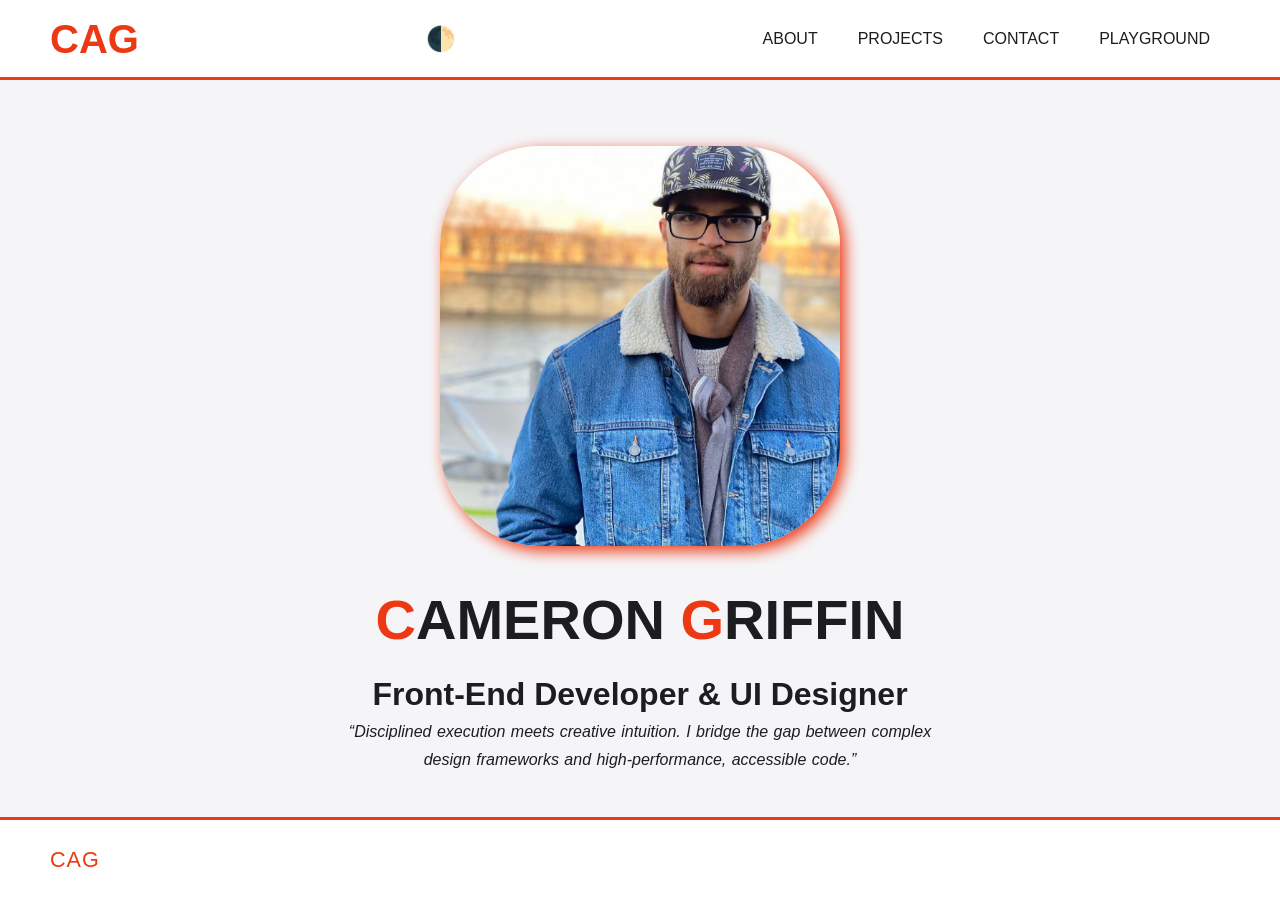
<file: index.html>
<!DOCTYPE html>
<html lang="en">
<head>
    <meta charset="UTF-8">
    <meta name="viewport" content="width=device-width, initial-scale=1.0">
    <title>CAG Portfolio</title>

    <link rel="stylesheet" href="./style.css">
</head>
<body>

    <header>
        <nav class="navbar" aria-label="Main Navigation">
            <h2 class="nav-logo"><a href="index.html">CAG</a></h2>

            <div class="nav-controls">
                <button id="theme-toggle" class="theme-toggle-btn" aria-label="Toggle light and dark mode">🌓</button>
                <button class="hamburger-btn" aria-label="Toggle navigation" aria-expanded="false">
                    <span class="line"></span>
                    <span class="line"></span>  
                    <span class="line"></span> 
                </button>
            </div>

            <ul class="nav-links">
                <li><a href="./pages/about.html">ABOUT</a></li>
                <li><a href="./pages/projects.html">PROJECTS</a></li>
                <li><a href="./pages/contact.html">CONTACT</a></li>
                <li><a href="./pages/playground.html">PLAYGROUND</a></li>
            </ul>
        </nav>
    </header>

    <main>
        <!-- Added descriptive alternative text for accessibility -->
        <img src="./assets/6B7B959B-DE73-4C79-BD01-632C23A8C4EE.PNG" alt="Cameron Griffin portrait" class="profile-img">
        <h1><span>C</span>AMERON <span>G</span>RIFFIN</h1>
        <h2 class="job">Front-End Developer & UI Designer</h2>
        <p style="text-align: center; max-width: 600px; margin: 1rem auto var(--accent-color);">
            <em>“Disciplined execution meets creative intuition. I bridge the gap between complex design frameworks and high-performance, accessible code.”</em>
        </p>
    </main>

    <footer>
        <div class="footer-logo"><a href="index.html">CAG</a></div>
    </footer>

    <script src="./script.js"></script>
</body>
</html>
</file>
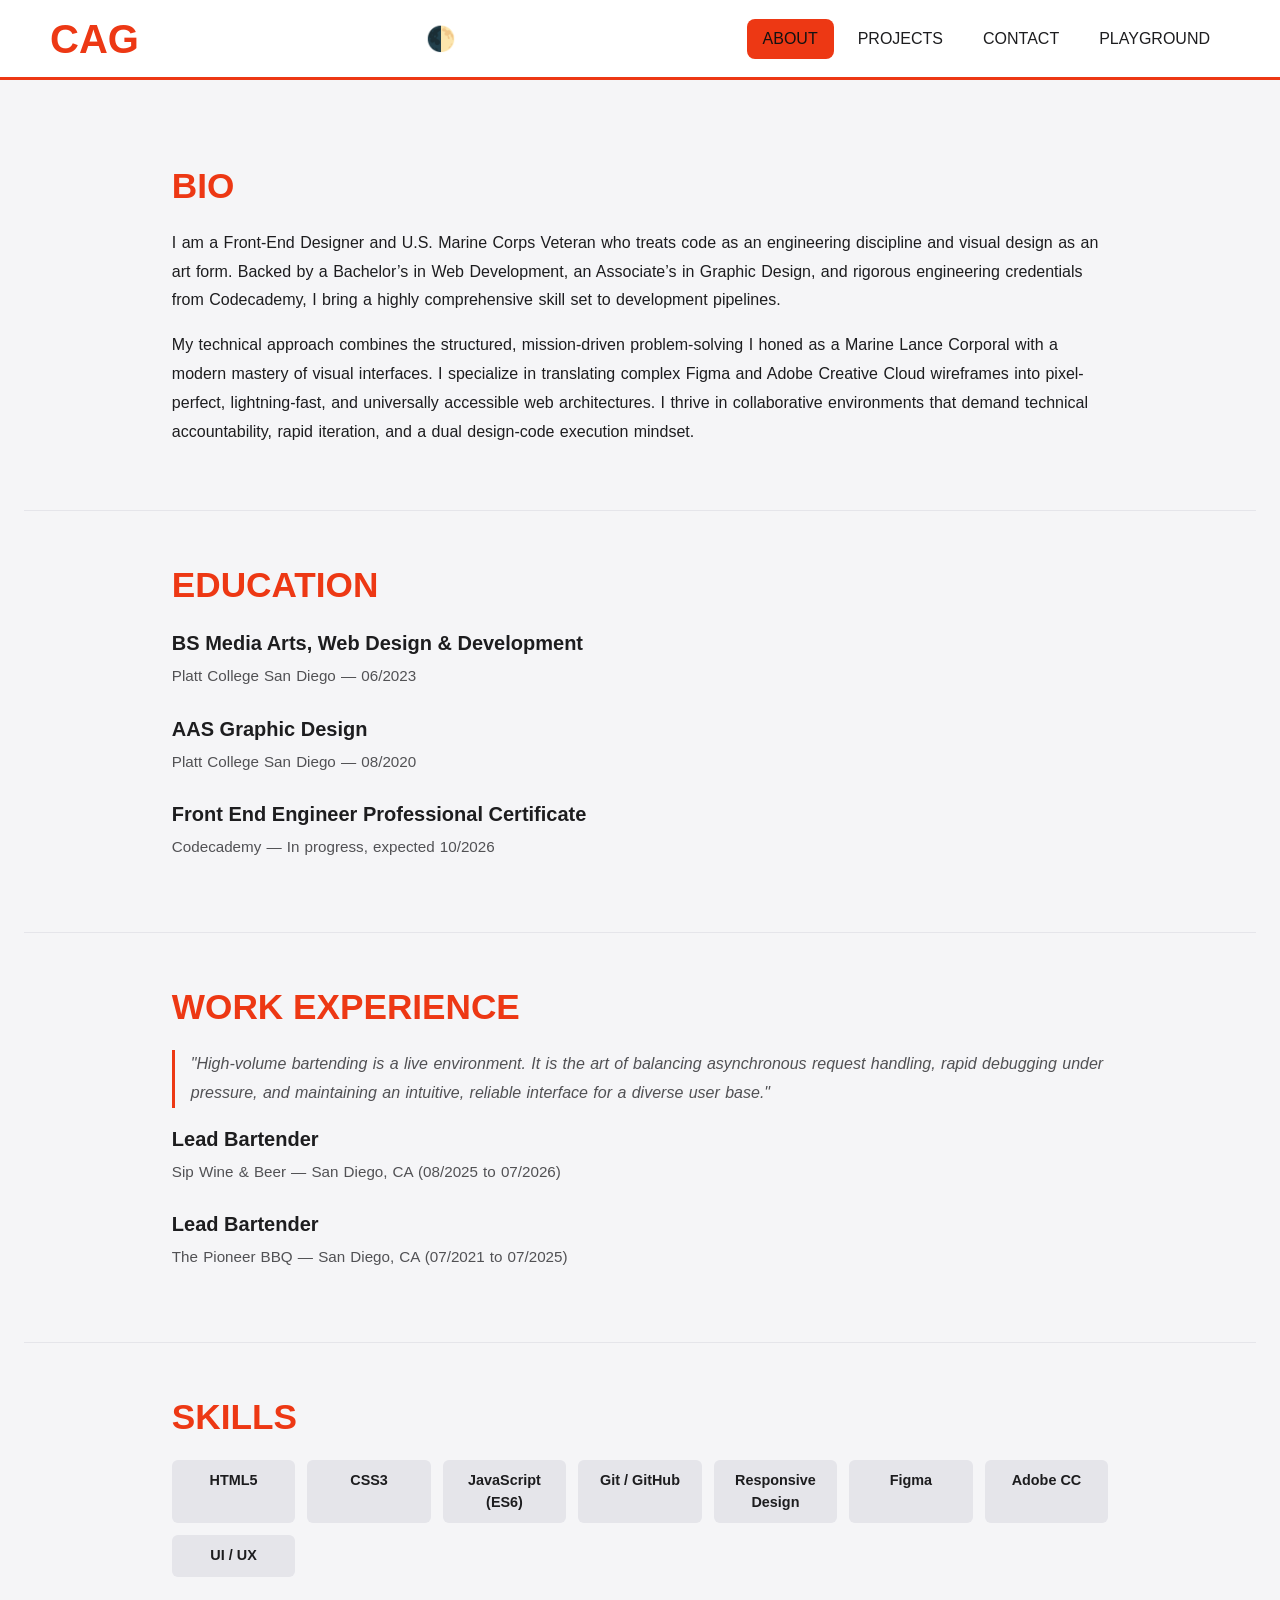
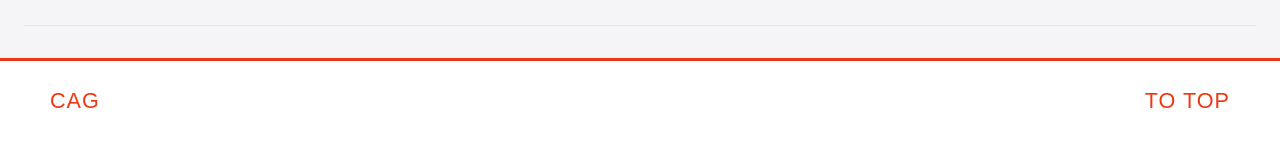
<file: pages/about.html>
<!DOCTYPE html>
<html lang="en">
<head>
    <meta charset="UTF-8">
    <meta name="viewport" content="width=device-width, initial-scale=1.0">
    <title>CAG Portfolio / About</title>
    
    <link rel="stylesheet" href="../style.css">
</head>
<body class="about">

    <header>
        <nav class="navbar" aria-label="Main Navigation">
            <h2 class="nav-logo"><a href="../index.html">CAG</a></h2>

            <div class="nav-controls">
                <button id="theme-toggle" class="theme-toggle-btn" aria-label="Toggle light and dark mode">🌓</button>
                <button class="hamburger-btn" aria-label="Toggle navigation" aria-expanded="false">
                    <span class="line"></span>
                    <span class="line"></span>  
                    <span class="line"></span> 
                </button>
            </div>

            <ul class="nav-links">
                <li><a class="active" href="about.html">ABOUT</a></li>
                <li><a href="projects.html">PROJECTS</a></li>
                <li><a href="contact.html">CONTACT</a></li>
                <li><a href="playground.html">PLAYGROUND</a></li>
            </ul>
        </nav>
    </header>

    <main class="about">
        <section class="bio">
            <h2>BIO</h2>
            <p>I am a Front-End Designer and U.S. Marine Corps Veteran who treats code as an engineering discipline and visual design as an art form. Backed by a Bachelor’s in Web Development, an Associate’s in Graphic Design, and rigorous engineering credentials from Codecademy, I bring a highly comprehensive skill set to development pipelines.</p>
            <p>My technical approach combines the structured, mission-driven problem-solving I honed as a Marine Lance Corporal with a modern mastery of visual interfaces. I specialize in translating complex Figma and Adobe Creative Cloud wireframes into pixel-perfect, lightning-fast, and universally accessible web architectures. I thrive in collaborative environments that demand technical accountability, rapid iteration, and a dual design-code execution mindset.</p>
        </section>
        
        <section class="education">
            <h2>EDUCATION</h2>
            
            <div class="edu-item">
                <h3>BS Media Arts, Web Design & Development</h3>
                <p class="meta-details">Platt College San Diego — 06/2023</p>
            </div>

            <div class="edu-item">
                <h3>AAS Graphic Design</h3>
                <p class="meta-details">Platt College San Diego — 08/2020</p>
            </div>

            <div class="edu-item">
                <h3>Front End Engineer Professional Certificate</h3>
                <p class="meta-details">Codecademy — In progress, expected 10/2026</p>
            </div>
        </section>

        <section class="work">
            <h2>WORK EXPERIENCE</h2>
            <p class="quote">"High-volume bartending is a live environment. It is the art of balancing asynchronous request handling, rapid debugging under pressure, and maintaining an intuitive, reliable interface for a diverse user base."</p>
            
            <div class="job-item">
                <h3>Lead Bartender</h3>
                <p class="meta-details">Sip Wine & Beer — San Diego, CA (08/2025 to 07/2026)</p>
            </div>

            <div class="job-item">
                <h3>Lead Bartender</h3>
                <p class="meta-details">The Pioneer BBQ — San Diego, CA (07/2021 to 07/2025)</p>
            </div>
        </section>

        <section class="skills">
            <h2>SKILLS</h2>
            <ul class="skills-list">
                <li>HTML5</li>
                <li>CSS3</li>
                <li>JavaScript (ES6)</li>
                <li>Git / GitHub</li>
                <li>Responsive Design</li>
                <li>Figma</li>
                <li>Adobe CC</li>
                <li>UI / UX</li>
            </ul>
        </section>
    </main>

    <footer>
        <div class="footer-logo"><a href="../index.html">CAG</a></div>
        <div class="footer-nav"><a href="about.html">TO TOP</a></div>
    </footer>

    <script src="../script.js"></script>
</body>
</html>
</file>
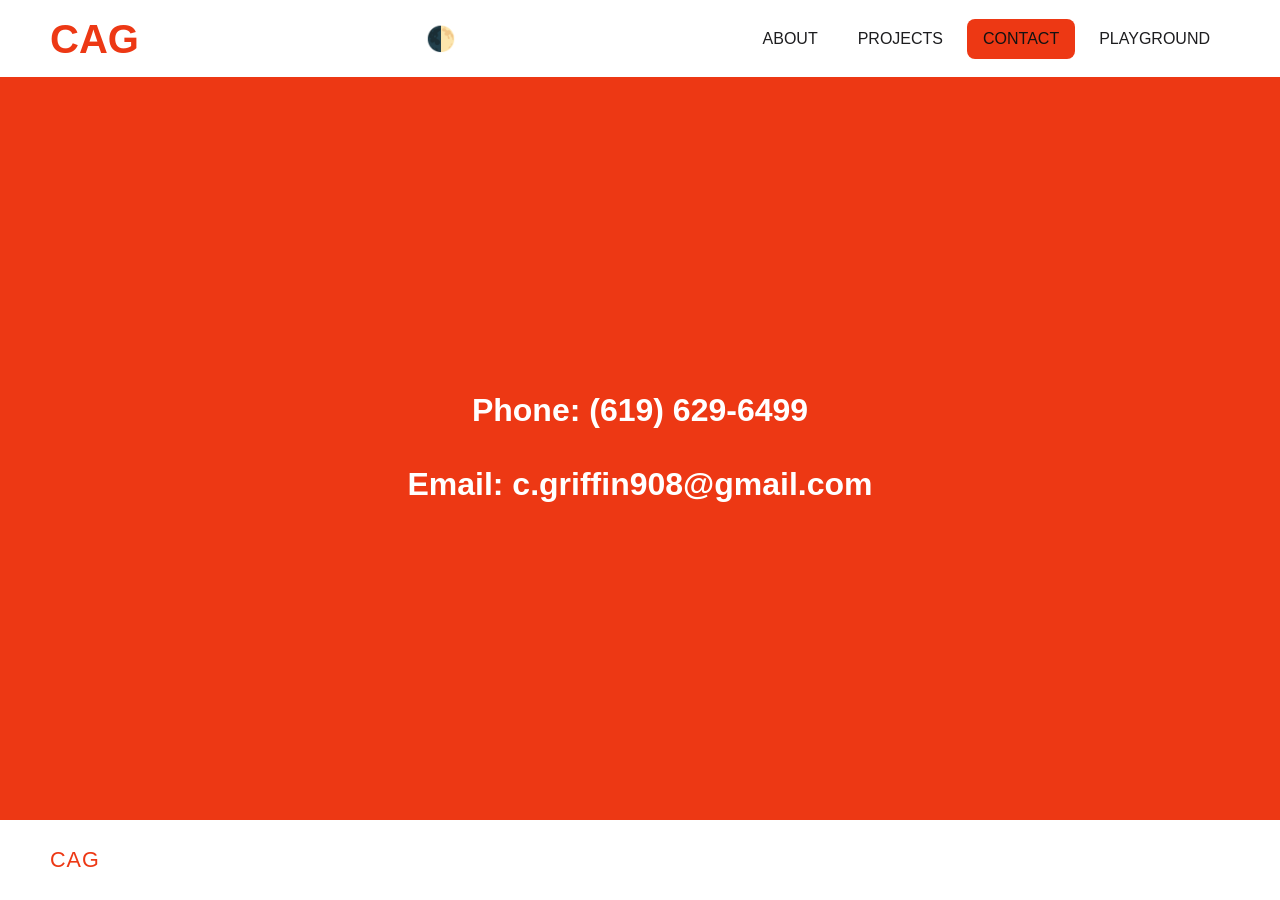
<file: pages/contact.html>
<!DOCTYPE html>
<html lang="en">
<head>
    <meta charset="UTF-8">
    <meta name="viewport" content="width=device-width, initial-scale=1.0">
    <title>CAG Portfolio / Contact</title>
    <link rel="stylesheet" href="../style.css">
</head>
<body class="contact-page">

    <header>
        <nav class="navbar" aria-label="Main Navigation">
            <h2 class="nav-logo"><a href="../index.html">CAG</a></h2>

            <div class="nav-controls">
                <button id="theme-toggle" class="theme-toggle-btn" aria-label="Toggle light and dark mode">🌓</button>
                <button class="hamburger-btn" aria-label="Toggle navigation" aria-expanded="false">
                    <span class="line"></span>
                    <span class="line"></span>  
                    <span class="line"></span> 
                </button>
            </div>

             <ul class="nav-links">
                <li><a href="about.html">ABOUT</a></li>
                <li><a href="projects.html">PROJECTS</a></li>
                <li><a class="active" href="contact.html">CONTACT</a></li>
                <li><a href="playground.html">PLAYGROUND</a></li>
             </ul>
        </nav>
    </header>

    <main class="contact">
        <section class="contact">
            <h2>
                <a href="tel:+16196296499" aria-label="Call Cameron Griffin at 6 1 9. 6 2 9. 6 4 9 9.">
                    Phone: (619) 629-6499
                </a>
            </h2>
            <h2>
                <a href="mailto:c.griffin908@gmail.com" aria-label="Email Cameron Griffin at c.griffin908@gmail.com">
                    Email: c.griffin908@gmail.com
                </a>
            </h2>
        </section>
    </main>

    <footer class="contact">
        <div class="footer-logo"><a href="../index.html">CAG</a></div>
    </footer>

    <script src="../script.js"></script>
</body>
</html>
</file>
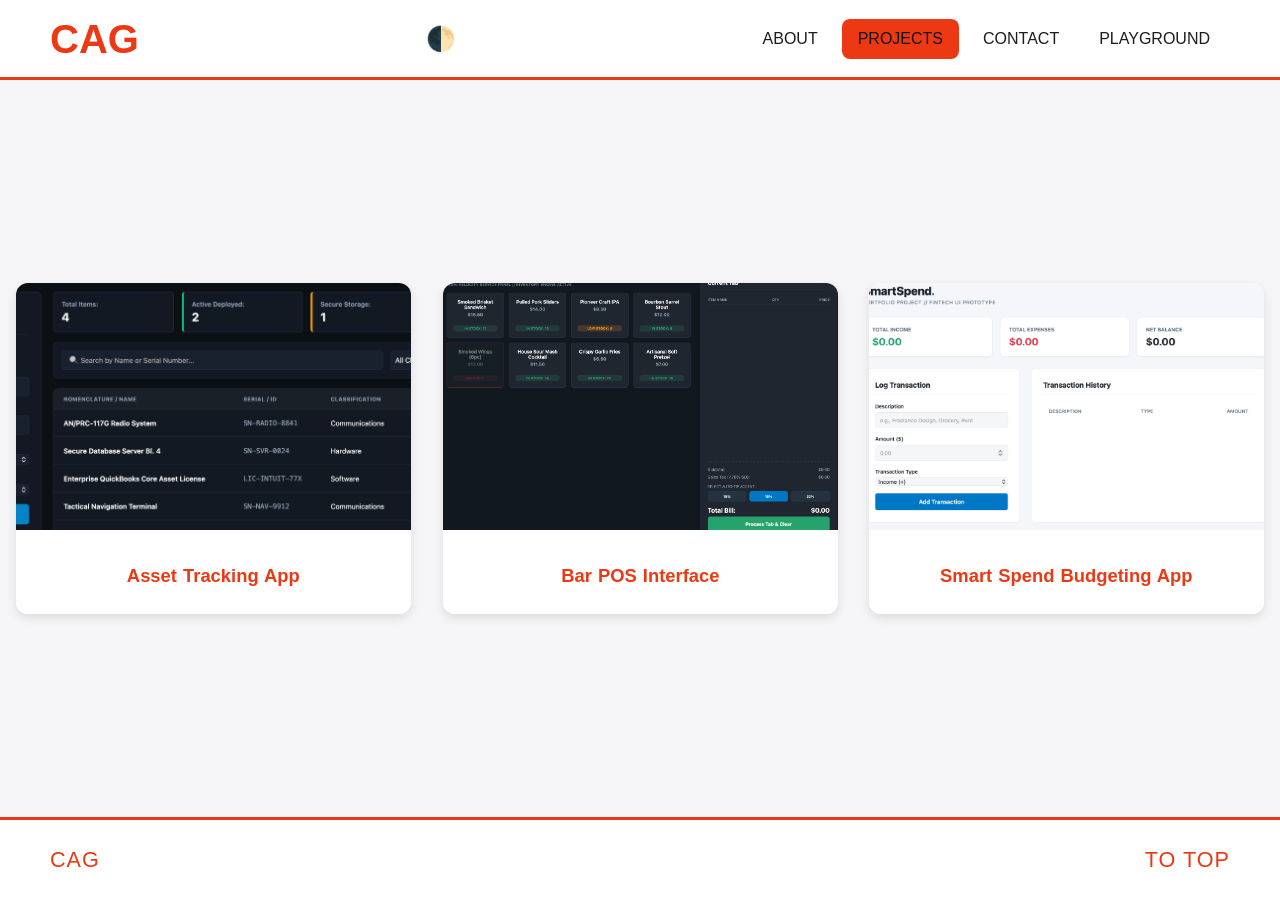
<file: pages/projects.html>
<!DOCTYPE html>
<html lang="en">
<head>
    <meta charset="UTF-8">
    <meta name="viewport" content="width=device-width, initial-scale=1.0">
    <title>CAG Portfolio / Projects</title>
   
    <link rel="stylesheet" href="../style.css">
</head>
<body class="project">

    <header>
        <nav class="navbar" aria-label="Main Navigation">
            <h2 class="nav-logo"><a href="../index.html">CAG</a></h2>

            <div class="nav-controls">
                <button id="theme-toggle" class="theme-toggle-btn" aria-label="Toggle light and dark mode">🌓</button>
                <button class="hamburger-btn" aria-label="Toggle navigation" aria-expanded="false">
                    <span class="line"></span>
                    <span class="line"></span>  
                    <span class="line"></span> 
                </button>
            </div>

            <ul class="nav-links">
                <li><a href="about.html">ABOUT</a></li>
                <li><a class="active" href="projects.html">PROJECTS</a></li>
                <li><a href="contact.html">CONTACT</a></li>
                <li><a href="playground.html">PLAYGROUND</a></li>
            </ul>
        </nav>
    </header>

    <main class="projects">
        <figure class="grid-item">
            <img src="../assets/asset-tracking.png" alt="Dashboard layout screen showing AssetVault tracking analytics interface">
            <figcaption>
                <p>
                    <a href="https://cagriffin5.github.io/asset-vault-tracker/" target="_blank" rel="noopener noreferrer">
                        Asset Tracking App
                    </a>
                </p>
            </figcaption>
        </figure>

        <figure class="grid-item">
            <img src="../assets/bar-pos.png" alt="Point of Sale control surface screen showing live multi-tier service registers">
            <figcaption>
                <p>
                    <a href="https://cagriffin5.github.io/bar-pos-interface/" target="_blank" rel="noopener noreferrer">
                        Bar POS Interface
                    </a>
                </p>
            </figcaption>
        </figure>

        <figure class="grid-item">
            <img src="../assets/smart-spend.png" alt="Financial summary ledger platform monitoring personal balance analytics accounts">
            <figcaption>
                <p>
                    <a href="https://cagriffin5.github.io/smartspend-dashboard/" target="_blank" rel="noopener noreferrer">
                        Smart Spend Budgeting App
                    </a>
                </p>
            </figcaption>
        </figure>  
    </main>

    <footer>
        <div class="footer-logo"><a href="../index.html">CAG</a></div>
        <div class="footer-nav"><a href="projects.html">TO TOP</a></div>
    </footer>

    <script src="../script.js"></script>
</body>
</html>
</file>
<file: style.css>
/* ==========================================================================
   1. DESIGN TOKENS & SYSTEM VARIABLES (Theme Management)
   ========================================================================== */
:root {
  /* Dark Mode Palette (Default) */
  --bg-color: #121212;
  --panel-bg: #1b1b1b;
  --panel-bg-secondary: #333333;
  --text-primary: #ffffff;
  --text-secondary: #aaaaaa;
  --accent-color: #ED3814;
  --focus-outline: #00bcff;
  --card-shadow: rgba(0, 0, 0, 0.4);
}

[data-theme="light"] {
  /* Light Mode Palette Overrides */
  --bg-color: #f5f5f7;
  --panel-bg: #ffffff;
  --panel-bg-secondary: #e5e5ea;
  --text-primary: #1d1d1f;
  --text-secondary: #515154;
  --accent-color: #ED3814;
  --focus-outline: #0071e3;
  --card-shadow: rgba(0, 0, 0, 0.1);
}

/* ==========================================================================
   2. BASE SYSTEM RESETS & UNIVERSAL RULES
   ========================================================================== */
*, *::before, *::after {
  box-sizing: border-box;
}

html, body {
  margin: 0;
  padding: 0;
  min-height: 100vh;
  display: flex;
  flex-direction: column;
  background-color: var(--bg-color);
  color: var(--text-primary);
  line-height: 1.5;
  transition: background-color 0.3s ease, color 0.3s ease;
}

body, p, li, figcaption {
  font-family: Arial, Helvetica, sans-serif;
}

h1, h2, .nav-logo a, footer a, .theme-toggle-btn {
  font-family: "Geo", sans-serif;
}

h3, h4, .job {
  font-family: Arial, Helvetica, sans-serif;
}

a {
  text-decoration: none;
  color: inherit;
}

/* ACCESSIBILITY: Highly visible outline for keyboard/screen-reader users */
a:focus-visible, 
button:focus-visible {
  outline: 3px solid var(--focus-outline);
  outline-offset: 4px;
}

/* ==========================================================================
   3. NAVIGATION BAR (Mobile-First Architecture)
   ========================================================================== */
.navbar {
  display: flex;
  height: 80px;
  width: 100%;
  background: var(--panel-bg);
  align-items: center;
  justify-content: space-between;
  padding: 0 24px;
  border-bottom: 3px solid var(--accent-color);
  position: relative;
  z-index: 100;
  transition: background 0.3s ease;
}

.nav-logo a {
  color: var(--accent-color);
  font-size: 2.5rem;
}

.nav-controls {
  display: flex;
  align-items: center;
  gap: 12px;
}

.theme-toggle-btn {
  background: none;
  border: none;
  font-size: 1.5rem;
  cursor: pointer;
  padding: 10px;
  display: flex;
  align-items: center;
  justify-content: center;
  border-radius: 50%;
  transition: background-color 0.2s ease;
}

.theme-toggle-btn:hover {
  background-color: var(--panel-bg-secondary);
}

.hamburger-btn {
  display: flex;
  background: none;
  border: none;
  padding: 0;
  flex-direction: column;
  justify-content: space-between;
  width: 32px;
  height: 22px;
  cursor: pointer;
}

.hamburger-btn .line {
  display: block;
  width: 100%;
  height: 3px;
  background-color: var(--text-primary);
  transition: transform 0.3s ease, opacity 0.3s ease;
}

/* Off-screen Navigation Drawer Settings on Mobile */
.navbar .nav-links {
  display: flex;
  list-style: none;
  position: fixed;
  top: 80px;
  left: -100%;
  background: var(--panel-bg);
  height: calc(100vh - 80px);
  width: 100%;
  flex-direction: column;
  align-items: center;
  padding: 40px 0 0 0;
  margin: 0;
  transition: left 0.3s cubic-bezier(0.25, 1, 0.5, 1);
  box-shadow: inset 0 8px 10px -10px rgba(0,0,0,0.5);
}

.navbar .nav-links li {
  margin: 16px 0;
  width: 100%;
  text-align: center;
}

.navbar .nav-links li a {
  font-size: 1.35rem;
  display: inline-block;
  width: 80%;
  padding: 12px 0;
  border-radius: 8px;
  color: var(--text-primary);
  transition: background-color 0.2s, color 0.2s;
}

.navbar .nav-links li a:hover,
.navbar .nav-links li a.active {
  color: #121212;
  background: var(--accent-color);
  font-family: "Geo", Arial, sans-serif;
}

/* --- TRIGGERED STATES via JS --- */
.navbar .nav-links.open {
  left: 0;
}

.hamburger-btn.active .line:nth-child(1) {
  transform: translateY(9px) rotate(45deg);
}
.hamburger-btn.active .line:nth-child(2) {
  opacity: 0;
}
.hamburger-btn.active .line:nth-child(3) {
  transform: translateY(-10px) rotate(-45deg);
}

/* ==========================================================================
   4. MAIN HERO WORKSPACE LAYOUT
   ========================================================================== */
main {
  width: 100%;
  flex-grow: 1;
  display: flex;
  flex-direction: column;
  align-items: center;
  justify-content: center;
  padding: 32px 24px;
}

main img {
  width: 100%;
  max-width: 25rem; 
  height: auto;
  aspect-ratio: 1 / 1;
  margin: 1.5rem;
  border-radius: 25%;
  box-shadow: 5px 5px 15px var(--accent-color);
  object-fit: cover;
}

h1 {
  font-size: clamp(2.2rem, 8vw, 3.5rem); /* Fluid responsive scaling typography */
  margin: 0.5rem 0;
  text-align: center;
}

span {
  color: var(--accent-color);
}

h2 {
  font-size: clamp(1.6rem, 5vw, 2rem);
  margin: 0;
  text-align: center;
}

p {
  line-height: 1.8;
  word-spacing: .06em;
  color: var(--text-primary);
}

ul { 
  width: 100%;
  max-width: 25rem;
  display: flex;
  flex-wrap: wrap;
  justify-content: space-evenly;
  padding: 0;
  margin: 1.5rem 0;
}

li {
  list-style: none;
}

/* ==========================================================================
   5. INTERIOR PAGES (About, Projects, Contact Structures)
   ========================================================================== */
section {
  width: 100%;
  text-align: left;
  padding: 32px 16px;
}

main.about, 
main.contact {
  display: flex;
  flex-direction: column;
}

main.contact {
  background-color: var(--accent-color);
  color: #ffffff;
}

main.contact p, 
main.contact h2 a {
  color: #ffffff;
}

section.education, 
section.bio,
section.skills, 
section.work {
  border-bottom: 1px solid var(--panel-bg-secondary);
}

section.education h2, 
section.skills h2, 
section.work h2,
section.bio h2 {
  color: var(--accent-color);
  text-align: left;
  margin-bottom: 16px;
  font-size: 2.2rem;
}

.edu-item, .job-item {
  margin-bottom: 24px;
}

.edu-item h3, .job-item h3 {
  margin: 0 0 4px 0;
  font-size: 1.25rem;
}

.meta-details {
  margin: 0;
  color: var(--text-secondary);
  font-size: 0.95rem;
}

.quote {
  font-style: italic;
  border-left: 3px solid var(--accent-color);
  padding-left: 16px;
  margin: 16px 0;
  color: var(--text-secondary);
}

.skills-list {
  max-width: 100%;
  display: grid;
  grid-template-columns: repeat(auto-fill, minmax(120px, 1fr));
  gap: 12px;
  margin: 0;
}

.skills-list li {
  background-color: var(--panel-bg-secondary);
  padding: 10px;
  border-radius: 6px;
  text-align: center;
  font-weight: bold;
  font-size: 0.9rem;
}

/* --- THE PROJECTS DISPLAY GRID WORKSPACE --- */
.projects {
  display: grid;
  grid-template-columns: repeat(auto-fit, minmax(280px, 1fr));
  gap: 32px; 
  max-width: 1400px;
  width: 100%;
  margin: 0 auto;
  padding: 32px 16px;
}

.grid-item {
  overflow: hidden;
  border-radius: 12px;
  background: var(--panel-bg);
  margin: 0;
  box-shadow: 0 4px 10px var(--card-shadow);
  transition: transform 0.4s cubic-bezier(0.165, 0.84, 0.44, 1), 
              box-shadow 0.4s cubic-bezier(0.165, 0.84, 0.44, 1);
  will-change: transform, box-shadow;
}

/* MICRO-INTERACTIONS: Elegant grid card elevations */
.grid-item:hover,
.grid-item:focus-within {
  transform: translateY(-6px);
  box-shadow: 0 12px 24px rgba(237, 56, 20, 0.2);
}

.grid-item img {
  box-shadow: none;
  width: 100%;
  height: auto;
  aspect-ratio: 16 / 10;
  object-fit: cover;
  border-radius: 0;
  margin: 0;
  transition: transform 0.5s ease;
}

.grid-item:hover img,
.grid-item:focus-within img {
  transform: scale(1.02);
}

figcaption {
  padding: 20px;
  background: var(--panel-bg);
}

figcaption p {
  margin: 0;
  text-align: center;
}

figcaption p a {
  color: var(--accent-color);
  font-weight: bold;
  font-size: 1.15rem;
  box-shadow: none !important;
  background: none !important;
  padding: 0 !important;
}

figcaption p a:hover {
  color: var(--text-primary);
}

/* --- BUTTON SHADOW GLIDE EFFECTS --- */
p a {
  border-radius: 8px;
  padding: 10px 20px;
  background-color: var(--panel-bg-secondary);
  color: var(--text-primary);
  border: 2px solid transparent;
  box-shadow: 4px 4px 0px var(--accent-color);
  display: inline-block;
  font-weight: bold;
  transition: all 0.3s cubic-bezier(0.25, 0.8, 0.25, 1);
}

p a:hover,
p a:focus-visible {
  background-color: var(--text-primary);
  color: var(--bg-color);
  box-shadow: 0px 0px 0px transparent;
  transform: translate(2px, 2px);
}

section.contact h2 a {
  font-family: Arial, Helvetica, sans-serif;
  color: #ffffff;
  display: inline-block;
  margin: 12px 0;
  border-bottom: 2px solid transparent;
  transition: border-bottom-color 0.2s;
}

section.contact h2 a:hover {
  border-bottom-color: #ffffff;
}

/* ==========================================================================
   6. SITE FOOTER MODULES
   ========================================================================== */
footer {
  background-color: var(--panel-bg);
  border-top: 3px solid var(--accent-color);
  display: flex;
  flex-direction: column; 
  align-items: center;
  gap: 16px;
  padding: 24px;
  margin-top: auto; /* Keeps footer pinned to layout floor paths */
  transition: background-color 0.3s ease;
}

footer h2 {
  margin: 0;
}

footer a {
  color: var(--accent-color);
  font-size: 1.35rem;
  letter-spacing: 1px;
}

footer a:hover {
  color: var(--text-primary);
}

/* ==========================================================================
   7. TABLET & DESKTOP RESPONSIVE UPGRADES
   ========================================================================== */
@media (min-width: 768px) {
  section {
    padding: 48px 12%; 
  }

  main.about, main.contact {
flex-direction: column;
}
footer {
flex-direction: row;
justify-content: space-between;
padding: 24px 50px;
}
}
@media (min-width: 921px) {
.hamburger-btn {
display: none;
}
.navbar {
padding: 0 50px;
}
/* Structural transformation from mobile drawer to horizontal desktop row */
.navbar .nav-links {
position: static;
display: flex;
flex-direction: row;
height: auto;
width: auto;
max-width: 500px;
padding-top: 0;
background: none;
box-shadow: none;
}
.navbar .nav-links li {
margin: 0 4px;
width: auto;
}
.navbar .nav-links li a {
font-size: 1rem;
padding: 8px 16px;
width: auto;
}
}
</file>
